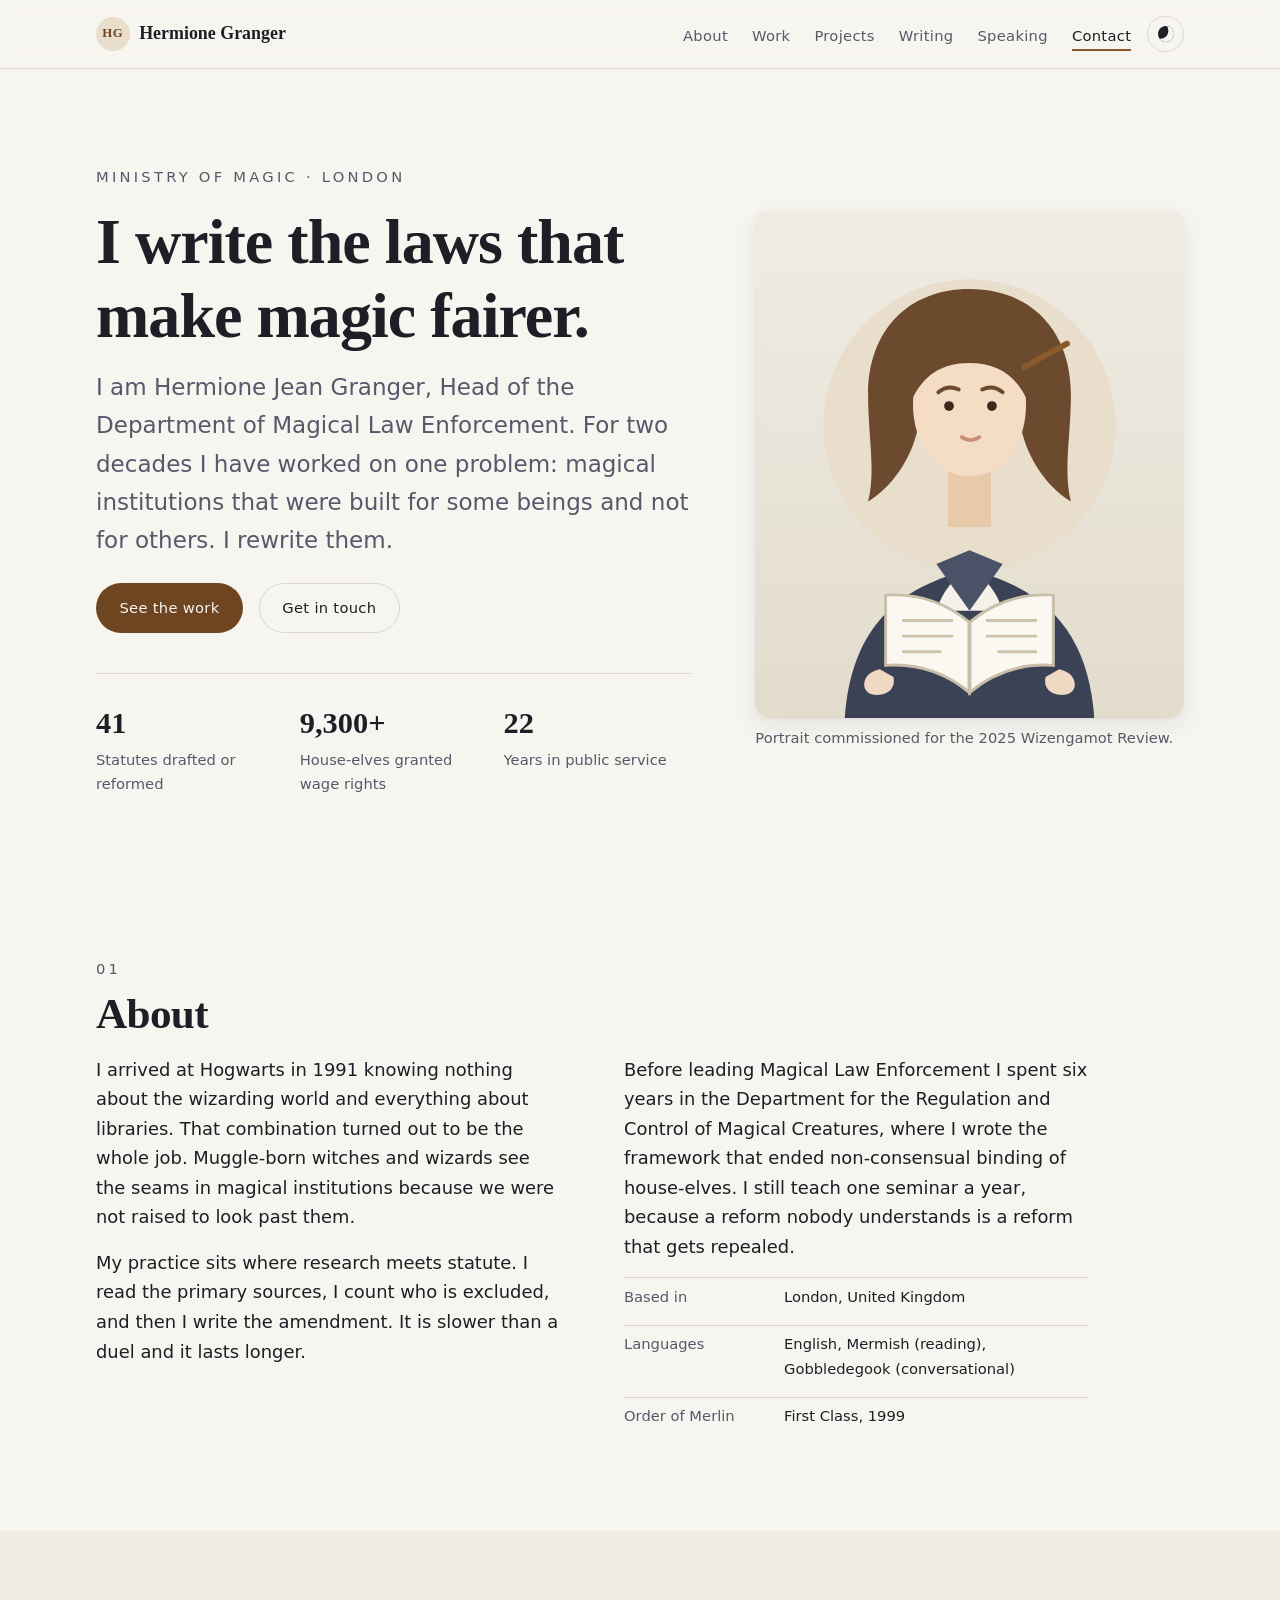
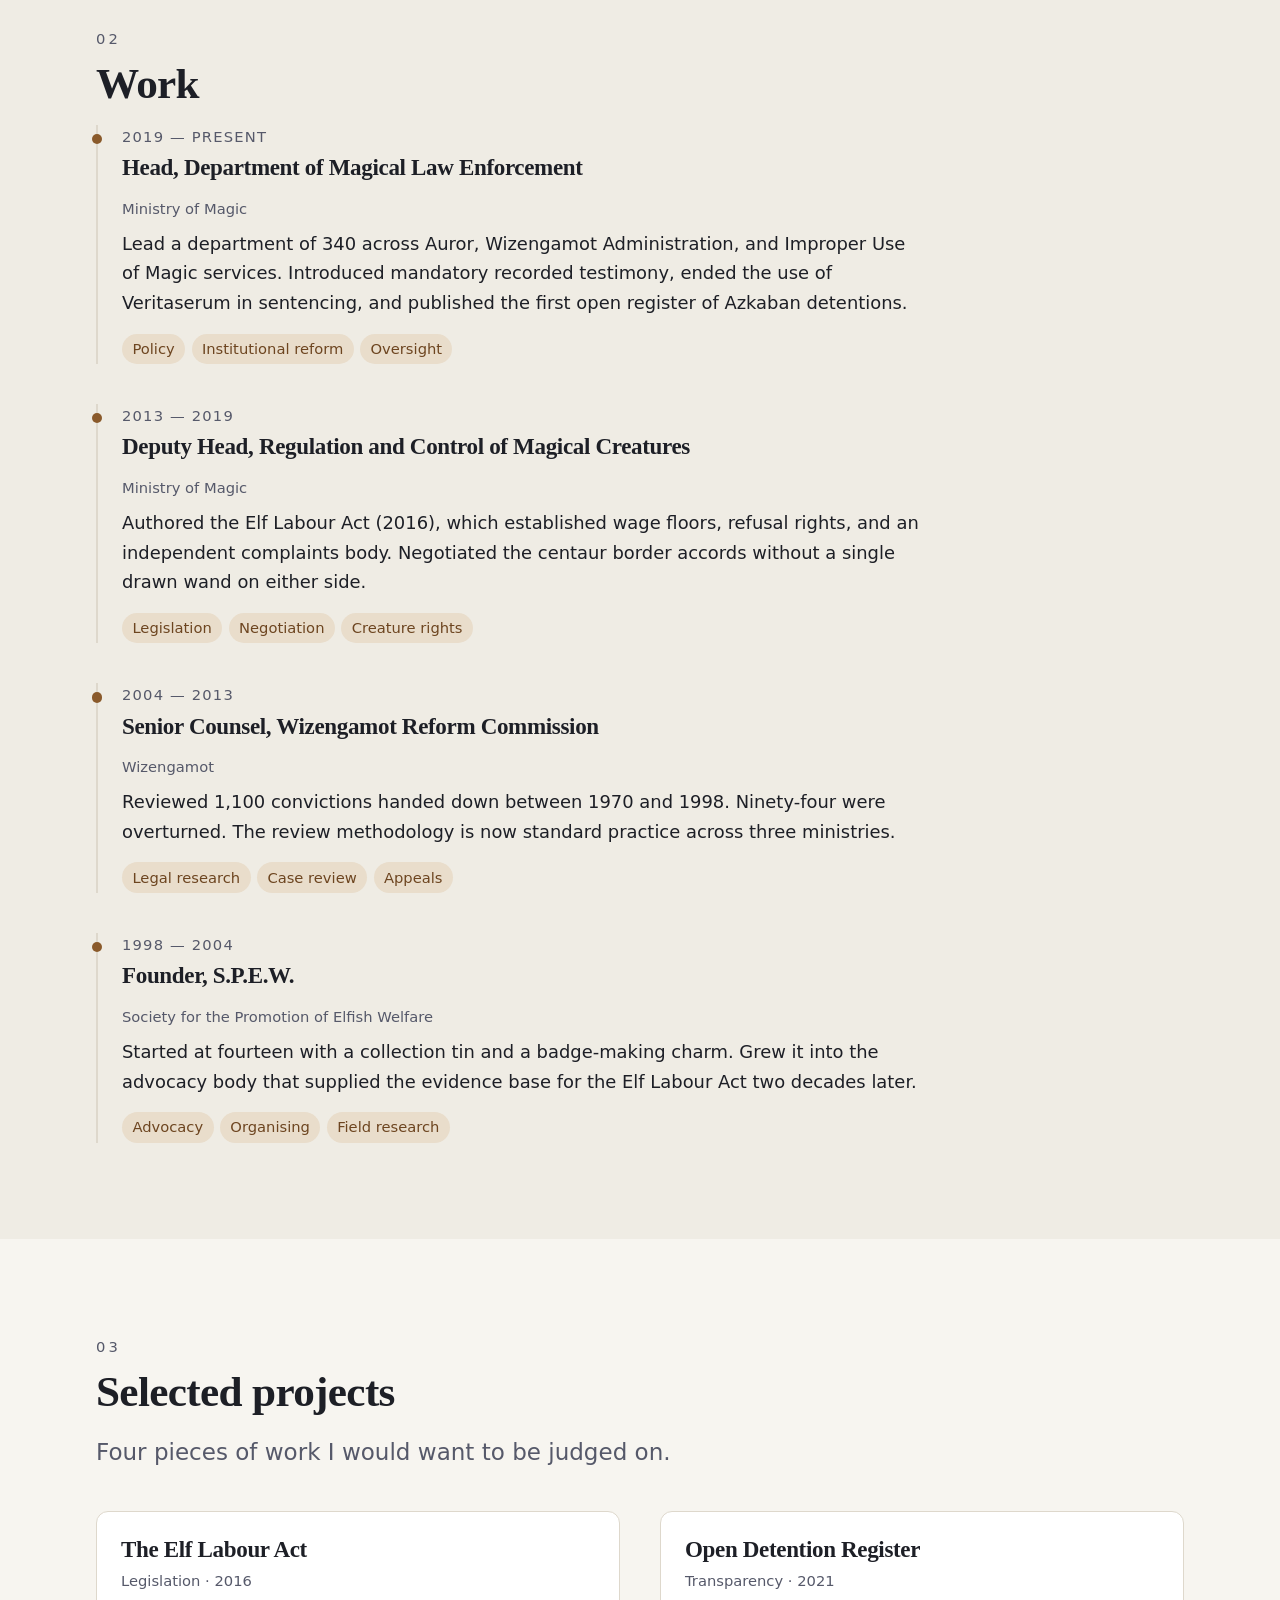
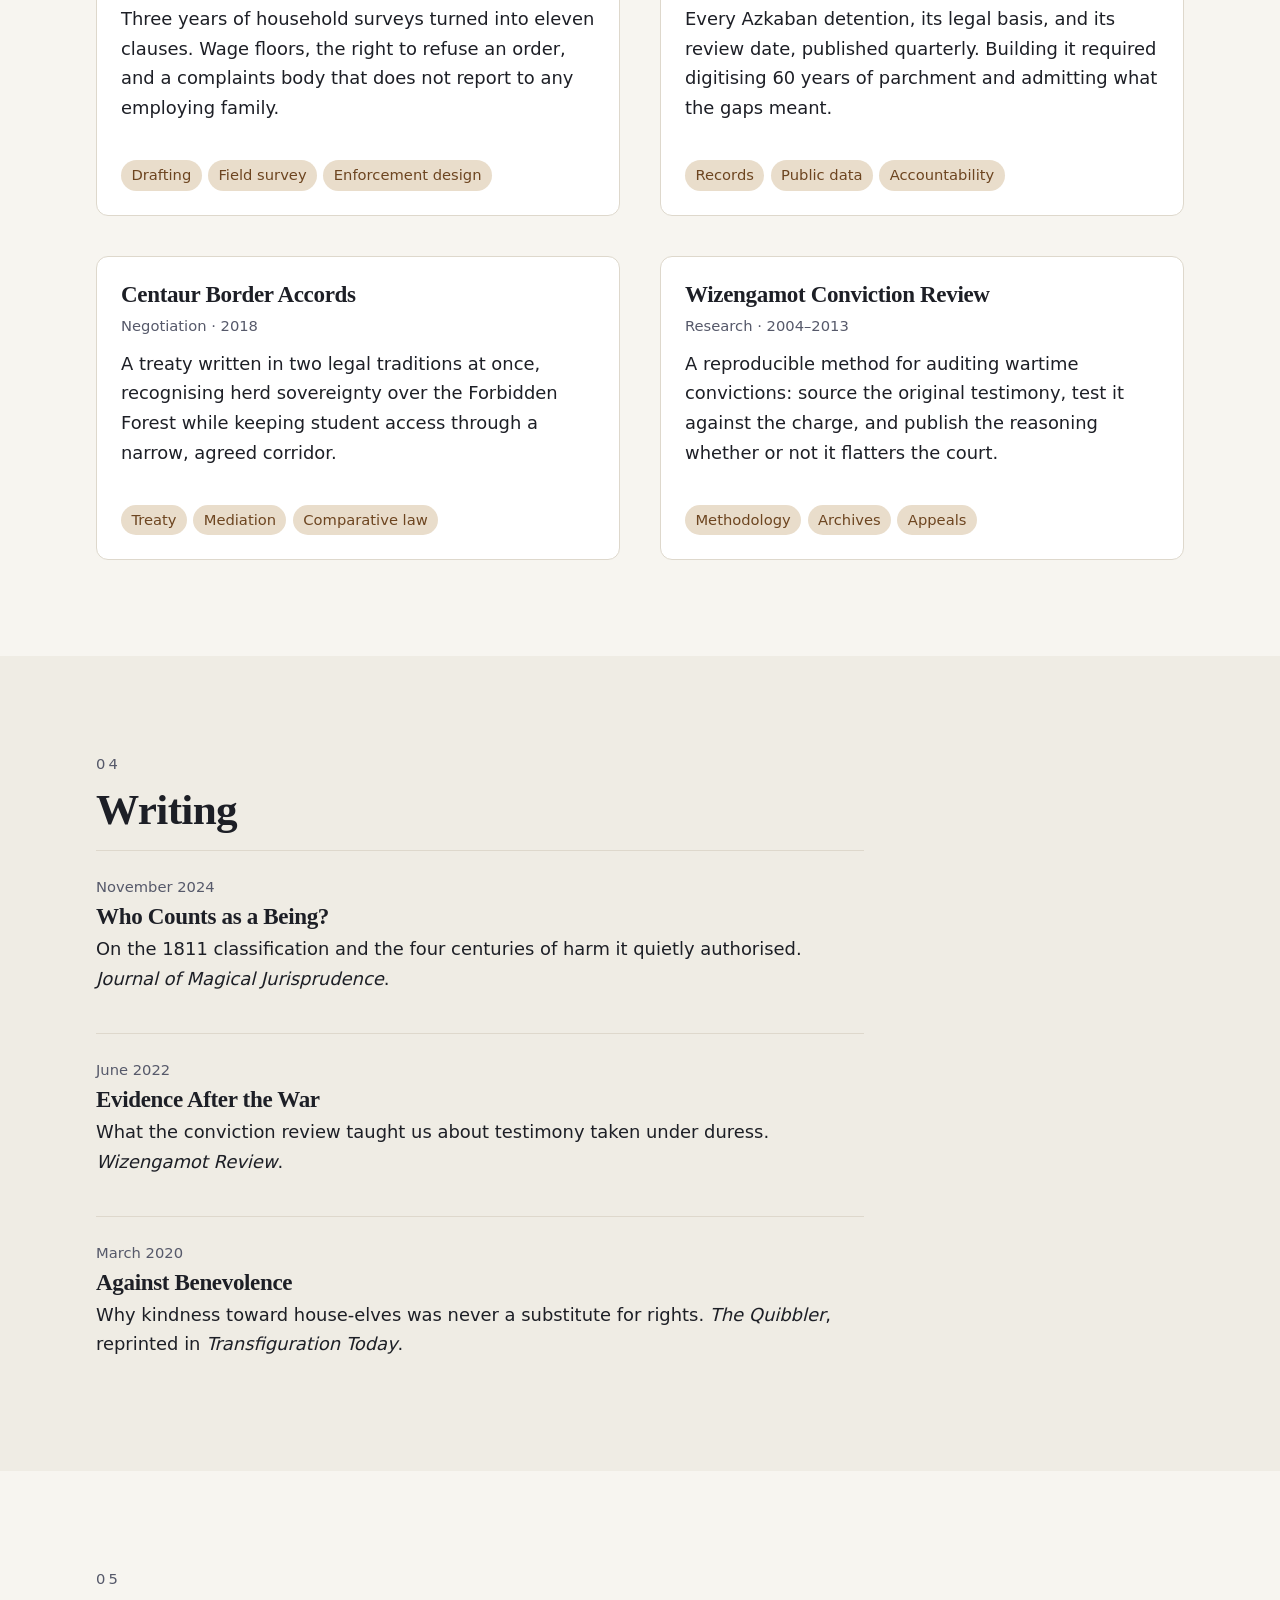
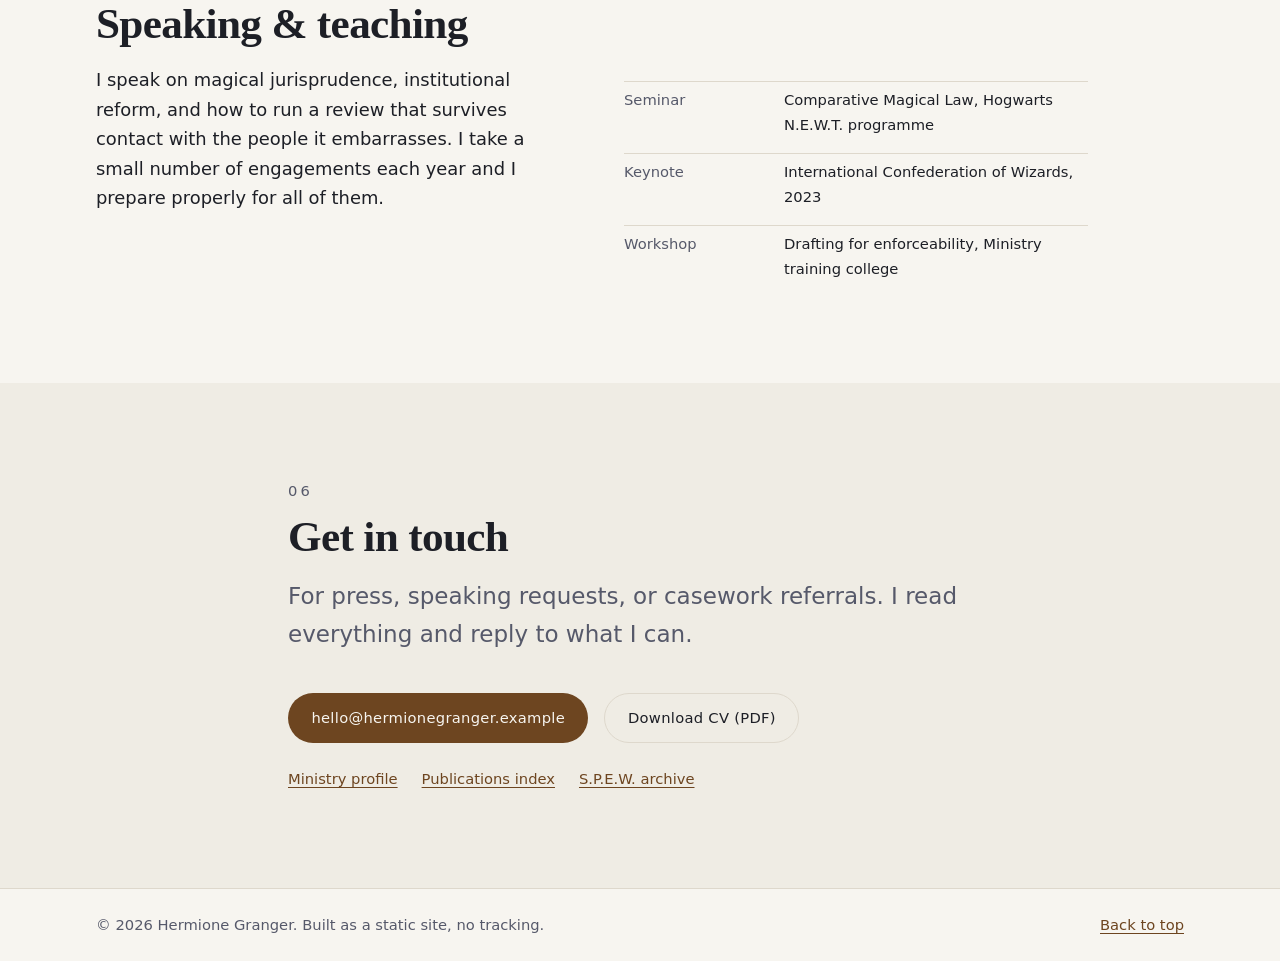
<file: index.html>
<!DOCTYPE html>
<html lang="en" data-theme="auto">
<head>
<meta charset="utf-8">
<meta name="viewport" content="width=device-width, initial-scale=1">
<title>Hermione Granger — Magical Law &amp; Creature Rights</title>
<meta name="description" content="Hermione Jean Granger, Head of the Department of Magical Law Enforcement. Portfolio of legislative reform, creature-rights advocacy, and research in magical jurisprudence.">
<meta name="author" content="Hermione Granger">
<meta name="color-scheme" content="light dark">
<meta name="theme-color" content="#f7f5f0" media="(prefers-color-scheme: light)">
<meta name="theme-color" content="#14161c" media="(prefers-color-scheme: dark)">
<link rel="canonical" href="https://knudergud.github.io/hermione/">

<meta property="og:type" content="profile">
<meta property="og:site_name" content="Hermione Granger">
<meta property="og:title" content="Hermione Granger — Magical Law &amp; Creature Rights">
<meta property="og:description" content="Head of the Department of Magical Law Enforcement. Legislative reform, creature-rights advocacy, and research in magical jurisprudence.">
<meta property="og:url" content="https://knudergud.github.io/hermione/">
<meta property="og:image" content="https://knudergud.github.io/hermione/assets/img/og-card.png">
<meta property="og:image:alt" content="Hermione Granger, magical law and creature rights.">
<meta property="og:locale" content="en_GB">
<meta name="twitter:card" content="summary_large_image">

<link rel="icon" href="assets/img/favicon.svg" type="image/svg+xml">
<link rel="apple-touch-icon" href="assets/img/apple-touch-icon.png">
<link rel="manifest" href="site.webmanifest">
<link rel="stylesheet" href="assets/css/styles.css">

<!-- Applies the saved theme before first paint so the page never flashes the wrong one. -->
<script>
  try {
    var saved = localStorage.getItem("hg-theme");
    if (saved === "dark" || saved === "light") {
      document.documentElement.setAttribute("data-theme", saved);
    }
  } catch (e) {}
</script>

<script type="application/ld+json">
{
  "@context": "https://schema.org",
  "@type": "Person",
  "name": "Hermione Jean Granger",
  "url": "https://knudergud.github.io/hermione/",
  "jobTitle": "Head of the Department of Magical Law Enforcement",
  "worksFor": { "@type": "Organization", "name": "Ministry of Magic" },
  "alumniOf": { "@type": "EducationalOrganization", "name": "Hogwarts School of Witchcraft and Wizardry" },
  "knowsAbout": ["Magical jurisprudence", "Creature rights", "Legislative reform", "Ancient runes", "Arithmancy"],
  "sameAs": ["https://knudergud.github.io/hermione/"]
}
</script>
</head>
<body>
<a class="skip-link" href="#main">Skip to main content</a>

<header class="site-header" id="top">
  <div class="wrap header-inner">
    <a class="brand" href="#top">
      <span class="brand-mark" aria-hidden="true">HG</span>
      <span class="brand-text">Hermione Granger</span>
    </a>

    <!-- Revealed by JavaScript: without it the nav stays expanded rather than unreachable. -->
    <button class="nav-toggle" type="button" hidden aria-expanded="false" aria-controls="primary-nav">
      <span class="nav-toggle-bars" aria-hidden="true"></span>
      <span class="nav-toggle-label">Menu</span>
    </button>

    <nav id="primary-nav" class="primary-nav" aria-label="Primary">
      <ul>
        <li><a href="#about">About</a></li>
        <li><a href="#work">Work</a></li>
        <li><a href="#projects">Projects</a></li>
        <li><a href="#writing">Writing</a></li>
        <li><a href="#speaking">Speaking</a></li>
        <li><a href="#contact">Contact</a></li>
      </ul>
    </nav>

    <button class="theme-toggle" type="button" data-theme-toggle aria-pressed="false">
      <span class="theme-toggle-icon" aria-hidden="true"></span>
      <span class="visually-hidden">Use dark theme</span>
    </button>
  </div>
</header>

<main id="main">

  <section class="hero" aria-labelledby="hero-title">
    <div class="wrap hero-inner">
      <div class="hero-copy">
        <p class="eyebrow">Ministry of Magic · London</p>
        <h1 id="hero-title">I write the laws that make magic fairer.</h1>
        <p class="lede">
          I am Hermione Jean Granger, Head of the Department of Magical Law Enforcement.
          For two decades I have worked on one problem: magical institutions that were built
          for some beings and not for others. I rewrite them.
        </p>
        <p class="hero-actions">
          <a class="btn btn-primary" href="#work">See the work</a>
          <a class="btn btn-ghost" href="#contact">Get in touch</a>
        </p>
        <dl class="stats">
          <div class="stat">
            <dt>Statutes drafted or reformed</dt>
            <dd><strong>41</strong></dd>
          </div>
          <div class="stat">
            <dt>House-elves granted wage rights</dt>
            <dd><strong>9,300+</strong></dd>
          </div>
          <div class="stat">
            <dt>Years in public service</dt>
            <dd><strong>22</strong></dd>
          </div>
        </dl>
      </div>

      <figure class="hero-portrait">
        <img src="assets/img/portrait.svg" width="440" height="520"
             alt="Illustrated portrait of Hermione Granger holding an open book, wand tucked behind her ear."
             fetchpriority="high" decoding="async">
        <figcaption>Portrait commissioned for the 2025 Wizengamot Review.</figcaption>
      </figure>
    </div>
  </section>

  <section id="about" class="section" aria-labelledby="about-title" tabindex="-1">
    <div class="wrap">
      <p class="section-eyebrow">01</p>
      <h2 id="about-title">About</h2>
      <div class="prose-columns">
        <div>
          <p>
            I arrived at Hogwarts in 1991 knowing nothing about the wizarding world and everything
            about libraries. That combination turned out to be the whole job. Muggle-born witches
            and wizards see the seams in magical institutions because we were not raised to look past them.
          </p>
          <p>
            My practice sits where research meets statute. I read the primary sources, I count who is
            excluded, and then I write the amendment. It is slower than a duel and it lasts longer.
          </p>
        </div>
        <div>
          <p>
            Before leading Magical Law Enforcement I spent six years in the Department for the Regulation
            and Control of Magical Creatures, where I wrote the framework that ended non-consensual
            binding of house-elves. I still teach one seminar a year, because a reform nobody understands
            is a reform that gets repealed.
          </p>
          <ul class="facts">
            <li><span>Based in</span> London, United Kingdom</li>
            <li><span>Languages</span> English, Mermish (reading), Gobbledegook (conversational)</li>
            <li><span>Order of Merlin</span> First Class, 1999</li>
          </ul>
        </div>
      </div>
    </div>
  </section>

  <section id="work" class="section section-alt" aria-labelledby="work-title" tabindex="-1">
    <div class="wrap">
      <p class="section-eyebrow">02</p>
      <h2 id="work-title">Work</h2>
      <ol class="timeline">
        <li>
          <p class="timeline-when"><time datetime="2019">2019</time> — present</p>
          <h3>Head, Department of Magical Law Enforcement</h3>
          <p class="timeline-where">Ministry of Magic</p>
          <p>
            Lead a department of 340 across Auror, Wizengamot Administration, and Improper Use of Magic
            services. Introduced mandatory recorded testimony, ended the use of Veritaserum in
            sentencing, and published the first open register of Azkaban detentions.
          </p>
          <ul class="tags">
            <li>Policy</li><li>Institutional reform</li><li>Oversight</li>
          </ul>
        </li>
        <li>
          <p class="timeline-when"><time datetime="2013">2013</time> — <time datetime="2019">2019</time></p>
          <h3>Deputy Head, Regulation and Control of Magical Creatures</h3>
          <p class="timeline-where">Ministry of Magic</p>
          <p>
            Authored the Elf Labour Act (2016), which established wage floors, refusal rights, and
            an independent complaints body. Negotiated the centaur border accords without a single
            drawn wand on either side.
          </p>
          <ul class="tags">
            <li>Legislation</li><li>Negotiation</li><li>Creature rights</li>
          </ul>
        </li>
        <li>
          <p class="timeline-when"><time datetime="2004">2004</time> — <time datetime="2013">2013</time></p>
          <h3>Senior Counsel, Wizengamot Reform Commission</h3>
          <p class="timeline-where">Wizengamot</p>
          <p>
            Reviewed 1,100 convictions handed down between 1970 and 1998. Ninety-four were overturned.
            The review methodology is now standard practice across three ministries.
          </p>
          <ul class="tags">
            <li>Legal research</li><li>Case review</li><li>Appeals</li>
          </ul>
        </li>
        <li>
          <p class="timeline-when"><time datetime="1998">1998</time> — <time datetime="2004">2004</time></p>
          <h3>Founder, S.P.E.W.</h3>
          <p class="timeline-where">Society for the Promotion of Elfish Welfare</p>
          <p>
            Started at fourteen with a collection tin and a badge-making charm. Grew it into the
            advocacy body that supplied the evidence base for the Elf Labour Act two decades later.
          </p>
          <ul class="tags">
            <li>Advocacy</li><li>Organising</li><li>Field research</li>
          </ul>
        </li>
      </ol>
    </div>
  </section>

  <section id="projects" class="section" aria-labelledby="projects-title" tabindex="-1">
    <div class="wrap">
      <p class="section-eyebrow">03</p>
      <h2 id="projects-title">Selected projects</h2>
      <p class="section-lede">Four pieces of work I would want to be judged on.</p>

      <ul class="cards">
        <li class="card">
          <h3><a href="#contact">The Elf Labour Act</a></h3>
          <p class="card-meta">Legislation · 2016</p>
          <p>
            Three years of household surveys turned into eleven clauses. Wage floors, the right to
            refuse an order, and a complaints body that does not report to any employing family.
          </p>
          <ul class="tags"><li>Drafting</li><li>Field survey</li><li>Enforcement design</li></ul>
        </li>
        <li class="card">
          <h3><a href="#contact">Open Detention Register</a></h3>
          <p class="card-meta">Transparency · 2021</p>
          <p>
            Every Azkaban detention, its legal basis, and its review date, published quarterly.
            Building it required digitising 60 years of parchment and admitting what the gaps meant.
          </p>
          <ul class="tags"><li>Records</li><li>Public data</li><li>Accountability</li></ul>
        </li>
        <li class="card">
          <h3><a href="#contact">Centaur Border Accords</a></h3>
          <p class="card-meta">Negotiation · 2018</p>
          <p>
            A treaty written in two legal traditions at once, recognising herd sovereignty over the
            Forbidden Forest while keeping student access through a narrow, agreed corridor.
          </p>
          <ul class="tags"><li>Treaty</li><li>Mediation</li><li>Comparative law</li></ul>
        </li>
        <li class="card">
          <h3><a href="#contact">Wizengamot Conviction Review</a></h3>
          <p class="card-meta">Research · 2004–2013</p>
          <p>
            A reproducible method for auditing wartime convictions: source the original testimony,
            test it against the charge, and publish the reasoning whether or not it flatters the court.
          </p>
          <ul class="tags"><li>Methodology</li><li>Archives</li><li>Appeals</li></ul>
        </li>
      </ul>
    </div>
  </section>

  <section id="writing" class="section section-alt" aria-labelledby="writing-title" tabindex="-1">
    <div class="wrap">
      <p class="section-eyebrow">04</p>
      <h2 id="writing-title">Writing</h2>
      <ul class="list-links">
        <li>
          <p class="list-when"><time datetime="2024-11">November 2024</time></p>
          <h3><a href="#contact">Who Counts as a Being?</a></h3>
          <p>On the 1811 classification and the four centuries of harm it quietly authorised. <em>Journal of Magical Jurisprudence</em>.</p>
        </li>
        <li>
          <p class="list-when"><time datetime="2022-06">June 2022</time></p>
          <h3><a href="#contact">Evidence After the War</a></h3>
          <p>What the conviction review taught us about testimony taken under duress. <em>Wizengamot Review</em>.</p>
        </li>
        <li>
          <p class="list-when"><time datetime="2020-03">March 2020</time></p>
          <h3><a href="#contact">Against Benevolence</a></h3>
          <p>Why kindness toward house-elves was never a substitute for rights. <em>The Quibbler</em>, reprinted in <em>Transfiguration Today</em>.</p>
        </li>
      </ul>
    </div>
  </section>

  <section id="speaking" class="section" aria-labelledby="speaking-title" tabindex="-1">
    <div class="wrap">
      <p class="section-eyebrow">05</p>
      <h2 id="speaking-title">Speaking &amp; teaching</h2>
      <div class="prose-columns">
        <div>
          <p>
            I speak on magical jurisprudence, institutional reform, and how to run a review that
            survives contact with the people it embarrasses. I take a small number of engagements
            each year and I prepare properly for all of them.
          </p>
        </div>
        <div>
          <ul class="facts">
            <li><span>Seminar</span> Comparative Magical Law, Hogwarts N.E.W.T. programme</li>
            <li><span>Keynote</span> International Confederation of Wizards, 2023</li>
            <li><span>Workshop</span> Drafting for enforceability, Ministry training college</li>
          </ul>
        </div>
      </div>
    </div>
  </section>

  <section id="contact" class="section section-contact" aria-labelledby="contact-title" tabindex="-1">
    <div class="wrap contact-inner">
      <p class="section-eyebrow">06</p>
      <h2 id="contact-title">Get in touch</h2>
      <p class="section-lede">
        For press, speaking requests, or casework referrals. I read everything and reply to what I can.
      </p>
      <p class="contact-links">
        <a class="btn btn-primary" href="mailto:hello@hermionegranger.example">hello@hermionegranger.example</a>
        <a class="btn btn-ghost" href="assets/hermione-granger-cv.pdf">Download CV (PDF)</a>
      </p>
      <ul class="social" aria-label="Elsewhere">
        <li><a href="https://knudergud.github.io/hermione/" rel="me">Ministry profile</a></li>
        <li><a href="https://knudergud.github.io/hermione/" rel="me noopener">Publications index</a></li>
        <li><a href="https://knudergud.github.io/hermione/" rel="me noopener">S.P.E.W. archive</a></li>
      </ul>
    </div>
  </section>

</main>

<footer class="site-footer">
  <div class="wrap footer-inner">
    <p>&copy; <span data-current-year>2026</span> Hermione Granger. Built as a static site, no tracking.</p>
    <p><a href="#top">Back to top</a></p>
  </div>
</footer>

<script src="assets/js/main.js" defer></script>
</body>
</html>
</file>
<file: assets/css/styles.css>
/* =========================================================================
   Hermione Granger — portfolio styles
   Single stylesheet, no build step. Organised as:
   1. Tokens  2. Reset  3. Layout  4. Components  5. Sections  6. Utilities
   ========================================================================= */

/* 1. Tokens ------------------------------------------------------------- */
:root {
  color-scheme: light dark;

  --bg:            #f7f5f0;
  --bg-alt:        #efece4;
  --bg-raised:     #ffffff;
  --text:          #1d1f26;
  --text-muted:    #56596a;
  --accent:        #8a5a2b;
  --accent-strong: #6d4520;
  --accent-soft:   #e9ddcb;
  --border:        #ded8cc;
  --focus:         #2b5fd9;
  --shadow:        0 1px 2px rgb(29 31 38 / 6%), 0 8px 24px rgb(29 31 38 / 8%);

  --font-body: ui-sans-serif, system-ui, -apple-system, "Segoe UI", Roboto, Helvetica, Arial, sans-serif;
  --font-head: ui-serif, Georgia, "Iowan Old Style", "Times New Roman", serif;

  --step--1: clamp(0.83rem, 0.80rem + 0.15vw, 0.92rem);
  --step-0:  clamp(1rem, 0.96rem + 0.20vw, 1.12rem);
  --step-1:  clamp(1.20rem, 1.12rem + 0.40vw, 1.45rem);
  --step-2:  clamp(1.45rem, 1.30rem + 0.75vw, 1.95rem);
  --step-3:  clamp(1.80rem, 1.50rem + 1.50vw, 2.75rem);
  --step-4:  clamp(2.20rem, 1.60rem + 3.00vw, 4.00rem);

  --space-1: 0.5rem;
  --space-2: 1rem;
  --space-3: 1.5rem;
  --space-4: 2.5rem;
  --space-5: 4rem;
  --space-6: 6rem;

  --wrap: 68rem;
  --radius: 12px;
}

@media (prefers-color-scheme: dark) {
  :root:not([data-theme="light"]) {
    --bg:            #14161c;
    --bg-alt:        #1a1d25;
    --bg-raised:     #1f232c;
    --text:          #eceef4;
    --text-muted:    #a6abbd;
    --accent:        #e0b07a;
    --accent-strong: #f0c690;
    --accent-soft:   #3a2f22;
    --border:        #2f3542;
    --focus:         #8fb4ff;
    --shadow:        0 1px 2px rgb(0 0 0 / 40%), 0 8px 28px rgb(0 0 0 / 45%);
  }
}

:root[data-theme="dark"] {
  --bg:            #14161c;
  --bg-alt:        #1a1d25;
  --bg-raised:     #1f232c;
  --text:          #eceef4;
  --text-muted:    #a6abbd;
  --accent:        #e0b07a;
  --accent-strong: #f0c690;
  --accent-soft:   #3a2f22;
  --border:        #2f3542;
  --focus:         #8fb4ff;
  --shadow:        0 1px 2px rgb(0 0 0 / 40%), 0 8px 28px rgb(0 0 0 / 45%);
}

/* 2. Reset -------------------------------------------------------------- */
*, *::before, *::after { box-sizing: border-box; }

html { -webkit-text-size-adjust: 100%; }

@media (prefers-reduced-motion: no-preference) {
  html { scroll-behavior: smooth; }
}

body {
  margin: 0;
  background: var(--bg);
  color: var(--text);
  font-family: var(--font-body);
  font-size: var(--step-0);
  line-height: 1.65;
  text-rendering: optimizeLegibility;
  -webkit-font-smoothing: antialiased;
}

h1, h2, h3 {
  font-family: var(--font-head);
  line-height: 1.15;
  letter-spacing: -0.015em;
  margin: 0 0 var(--space-2);
  text-wrap: balance;
}

h1 { font-size: var(--step-4); }
h2 { font-size: var(--step-3); }
h3 { font-size: var(--step-1); }

p { margin: 0 0 var(--space-2); text-wrap: pretty; }

ul, ol { margin: 0; padding: 0; list-style: none; }

img, svg { max-width: 100%; height: auto; display: block; }

a { color: var(--accent-strong); text-decoration-thickness: 1px; text-underline-offset: 0.18em; }
a:hover { color: var(--accent); }

:focus-visible {
  outline: 3px solid var(--focus);
  outline-offset: 3px;
  border-radius: 4px;
}

::selection { background: var(--accent-soft); color: var(--text); }

/* Anchored sections must not hide under the sticky header. */
:target, [id] { scroll-margin-top: 5.5rem; }
section[tabindex="-1"]:focus { outline: none; }

/* 3. Layout ------------------------------------------------------------- */
.wrap {
  width: min(100% - 2rem, var(--wrap));
  margin-inline: auto;
}

.section { padding-block: var(--space-6); }
.section-alt { background: var(--bg-alt); }

.section-eyebrow {
  font-family: var(--font-body);
  font-size: var(--step--1);
  letter-spacing: 0.22em;
  text-transform: uppercase;
  color: var(--text-muted);
  margin-bottom: var(--space-1);
}

.section-lede {
  font-size: var(--step-1);
  color: var(--text-muted);
  max-width: 48ch;
  margin-bottom: var(--space-4);
}

.prose-columns {
  display: grid;
  gap: var(--space-4);
  grid-template-columns: 1fr;
  max-width: 62rem;
}

@media (min-width: 46em) {
  .prose-columns { grid-template-columns: 1fr 1fr; gap: var(--space-5); }
}

/* 4. Components --------------------------------------------------------- */

/* Skip link */
.skip-link {
  /* Fixed rather than absolute, so it is visible when focused at any scroll position. */
  position: fixed;
  left: var(--space-2);
  top: -6rem;
  z-index: 100;
  background: var(--bg-raised);
  color: var(--text);
  padding: 0.7rem 1.1rem;
  border: 1px solid var(--border);
  border-radius: var(--radius);
  box-shadow: var(--shadow);
  transition: top 120ms ease-out;
}
.skip-link:focus { top: var(--space-2); }

/* Header */
.site-header {
  position: sticky;
  top: 0;
  z-index: 50;
  background: color-mix(in srgb, var(--bg) 88%, transparent);
  backdrop-filter: blur(10px);
  border-bottom: 1px solid var(--border);
}

.header-inner {
  display: flex;
  align-items: center;
  gap: var(--space-2);
  min-height: 4.25rem;
  flex-wrap: wrap;
}

.brand {
  display: inline-flex;
  align-items: center;
  gap: 0.6rem;
  font-family: var(--font-head);
  font-size: var(--step-0);
  font-weight: 600;
  color: var(--text);
  text-decoration: none;
  margin-inline-end: auto;
}

.brand-mark {
  display: grid;
  place-items: center;
  width: 2.1rem;
  height: 2.1rem;
  border-radius: 50%;
  background: var(--accent-soft);
  color: var(--accent-strong);
  font-size: 0.8rem;
  letter-spacing: 0.04em;
}

.primary-nav ul {
  display: flex;
  gap: var(--space-3);
  flex-wrap: wrap;
}

.primary-nav a {
  color: var(--text-muted);
  text-decoration: none;
  font-size: var(--step--1);
  letter-spacing: 0.02em;
  padding-block: 0.35rem;
  border-bottom: 2px solid transparent;
}

.primary-nav a:hover { color: var(--text); }
.primary-nav a[aria-current="true"] {
  color: var(--text);
  border-bottom-color: var(--accent);
}

.nav-toggle {
  display: none;
  align-items: center;
  gap: 0.5rem;
  background: none;
  border: 1px solid var(--border);
  border-radius: var(--radius);
  color: var(--text);
  font: inherit;
  font-size: var(--step--1);
  padding: 0.45rem 0.7rem;
  cursor: pointer;
}

.nav-toggle-bars,
.nav-toggle-bars::before,
.nav-toggle-bars::after {
  display: block;
  width: 1rem;
  height: 2px;
  background: currentColor;
  content: "";
}
.nav-toggle-bars { position: relative; }
.nav-toggle-bars::before { position: absolute; top: -5px; }
.nav-toggle-bars::after  { position: absolute; top: 5px; }

.theme-toggle {
  background: none;
  border: 1px solid var(--border);
  border-radius: 50%;
  width: 2.3rem;
  height: 2.3rem;
  display: grid;
  place-items: center;
  cursor: pointer;
  color: var(--text);
}

.theme-toggle-icon {
  width: 1rem;
  height: 1rem;
  border-radius: 50%;
  background: currentColor;
  box-shadow: inset -0.35rem -0.2rem 0 0 var(--bg);
}

@media (max-width: 55em) {
  .nav-toggle:not([hidden]) { display: inline-flex; order: 2; }
  .theme-toggle { order: 3; }
  .primary-nav {
    order: 4;
    flex-basis: 100%;
    padding-bottom: var(--space-2);
  }
  /* .is-collapsible is added by JavaScript, so a no-JS page keeps the nav open. */
  .primary-nav.is-collapsible:not(.is-open) { display: none; }
  .primary-nav ul { flex-direction: column; gap: 0.25rem; }
  .primary-nav a { display: block; padding: 0.5rem 0; border-bottom: none; }
}

/* Buttons */
.btn {
  display: inline-block;
  padding: 0.75rem 1.4rem;
  border-radius: 999px;
  font-size: var(--step--1);
  letter-spacing: 0.02em;
  text-decoration: none;
  border: 1px solid transparent;
  transition: transform 120ms ease, background-color 120ms ease, color 120ms ease;
}

.btn-primary {
  background: var(--accent-strong);
  color: var(--bg);
}
.btn-primary:hover { background: var(--accent); color: var(--bg); }

.btn-ghost {
  border-color: var(--border);
  color: var(--text);
}
.btn-ghost:hover { border-color: var(--accent); color: var(--accent-strong); }

@media (prefers-reduced-motion: no-preference) {
  .btn:hover { transform: translateY(-1px); }
}

/* 5. Sections ----------------------------------------------------------- */

/* Hero */
.hero { padding-block: var(--space-6) var(--space-5); }

.hero-inner {
  display: grid;
  gap: var(--space-4);
  align-items: center;
  grid-template-columns: 1fr;
}

@media (min-width: 58em) {
  .hero-inner { grid-template-columns: 1.25fr 0.9fr; gap: var(--space-5); }
}

.eyebrow {
  font-size: var(--step--1);
  letter-spacing: 0.22em;
  text-transform: uppercase;
  color: var(--text-muted);
  margin-bottom: var(--space-2);
}

.lede {
  font-size: var(--step-1);
  color: var(--text-muted);
  max-width: 46ch;
}

.hero-actions {
  display: flex;
  flex-wrap: wrap;
  gap: var(--space-2);
  margin-block: var(--space-3) var(--space-4);
}

.stats {
  display: grid;
  gap: var(--space-2);
  grid-template-columns: repeat(auto-fit, minmax(9rem, 1fr));
  margin: 0;
  padding-top: var(--space-3);
  border-top: 1px solid var(--border);
}

.stat dt {
  font-size: var(--step--1);
  color: var(--text-muted);
  order: 2;
}
.stat dd {
  margin: 0;
  font-family: var(--font-head);
  font-size: var(--step-2);
}
.stat { display: flex; flex-direction: column; }

.hero-portrait { margin: 0; }
.hero-portrait img {
  width: 100%;
  border-radius: var(--radius);
  background: var(--bg-alt);
  box-shadow: var(--shadow);
}
.hero-portrait figcaption {
  margin-top: var(--space-1);
  font-size: var(--step--1);
  color: var(--text-muted);
}

/* Facts list */
.facts { display: grid; gap: 0.6rem; margin-top: var(--space-2); }
.facts li {
  display: grid;
  grid-template-columns: 9rem 1fr;
  gap: var(--space-2);
  padding-block: 0.4rem;
  border-top: 1px solid var(--border);
  font-size: var(--step--1);
}
.facts span { color: var(--text-muted); }

/* Timeline */
.timeline { display: grid; gap: var(--space-4); max-width: 52rem; }

.timeline > li {
  padding-left: var(--space-3);
  border-left: 2px solid var(--border);
  position: relative;
}

.timeline > li::before {
  content: "";
  position: absolute;
  left: -0.4rem;
  top: 0.55rem;
  width: 0.65rem;
  height: 0.65rem;
  border-radius: 50%;
  background: var(--accent);
}

.timeline-when {
  font-size: var(--step--1);
  letter-spacing: 0.08em;
  text-transform: uppercase;
  color: var(--text-muted);
  margin-bottom: 0.3rem;
}

.timeline-where {
  color: var(--text-muted);
  font-size: var(--step--1);
  margin-bottom: var(--space-1);
}

/* Tags */
.tags {
  display: flex;
  flex-wrap: wrap;
  gap: 0.4rem;
  margin-top: var(--space-1);
}
.tags li {
  font-size: var(--step--1);
  padding: 0.2rem 0.65rem;
  border-radius: 999px;
  background: var(--accent-soft);
  color: var(--accent-strong);
}

/* Cards */
.cards {
  display: grid;
  gap: var(--space-3);
  grid-template-columns: 1fr;
}

@media (min-width: 46em) {
  .cards { grid-template-columns: repeat(2, 1fr); gap: var(--space-4); }
}

.card {
  background: var(--bg-raised);
  border: 1px solid var(--border);
  border-radius: var(--radius);
  padding: var(--space-3);
  display: flex;
  flex-direction: column;
  gap: 0.35rem;
  transition: transform 140ms ease, box-shadow 140ms ease;
}

.card h3 { margin-bottom: 0.1rem; }
.card h3 a { color: inherit; text-decoration: none; }
.card h3 a:hover { text-decoration: underline; }
.card-meta { font-size: var(--step--1); color: var(--text-muted); margin-bottom: 0.3rem; }
.card .tags { margin-top: auto; padding-top: var(--space-2); }

@media (prefers-reduced-motion: no-preference) {
  .card:hover { transform: translateY(-3px); box-shadow: var(--shadow); }
}

/* Writing list */
.list-links { display: grid; gap: var(--space-3); max-width: 48rem; }
.list-links > li { padding-top: var(--space-3); border-top: 1px solid var(--border); }
.list-links h3 { margin-bottom: 0.3rem; }
.list-links h3 a { color: inherit; text-decoration: none; }
.list-links h3 a:hover { color: var(--accent-strong); text-decoration: underline; }
.list-when { font-size: var(--step--1); color: var(--text-muted); margin-bottom: 0.2rem; }

/* Contact */
.section-contact { background: var(--bg-alt); }
.contact-inner { max-width: 44rem; }
.contact-links {
  display: flex;
  flex-wrap: wrap;
  gap: var(--space-2);
  margin-bottom: var(--space-3);
}
.social { display: flex; flex-wrap: wrap; gap: var(--space-3); font-size: var(--step--1); }

/* Footer */
.site-footer {
  border-top: 1px solid var(--border);
  padding-block: var(--space-3);
  font-size: var(--step--1);
  color: var(--text-muted);
}
.footer-inner {
  display: flex;
  flex-wrap: wrap;
  gap: var(--space-2);
  justify-content: space-between;
}
.footer-inner p { margin: 0; }

/* 6. Utilities ---------------------------------------------------------- */
.visually-hidden {
  position: absolute;
  width: 1px; height: 1px;
  padding: 0; margin: -1px;
  overflow: hidden;
  clip-path: inset(50%);
  white-space: nowrap;
  border: 0;
}

@media (prefers-reduced-motion: reduce) {
  *, *::before, *::after {
    animation-duration: 0.001ms !important;
    animation-iteration-count: 1 !important;
    transition-duration: 0.001ms !important;
    scroll-behavior: auto !important;
  }
}

@media print {
  .site-header, .nav-toggle, .theme-toggle, .skip-link, .hero-actions, .contact-links { display: none !important; }
  body { background: #fff; color: #000; font-size: 11pt; }
  .section { padding-block: 1.5rem; }
  a::after { content: " (" attr(href) ")"; font-size: 9pt; color: #444; }
  a[href^="#"]::after { content: ""; }
}
</file>
